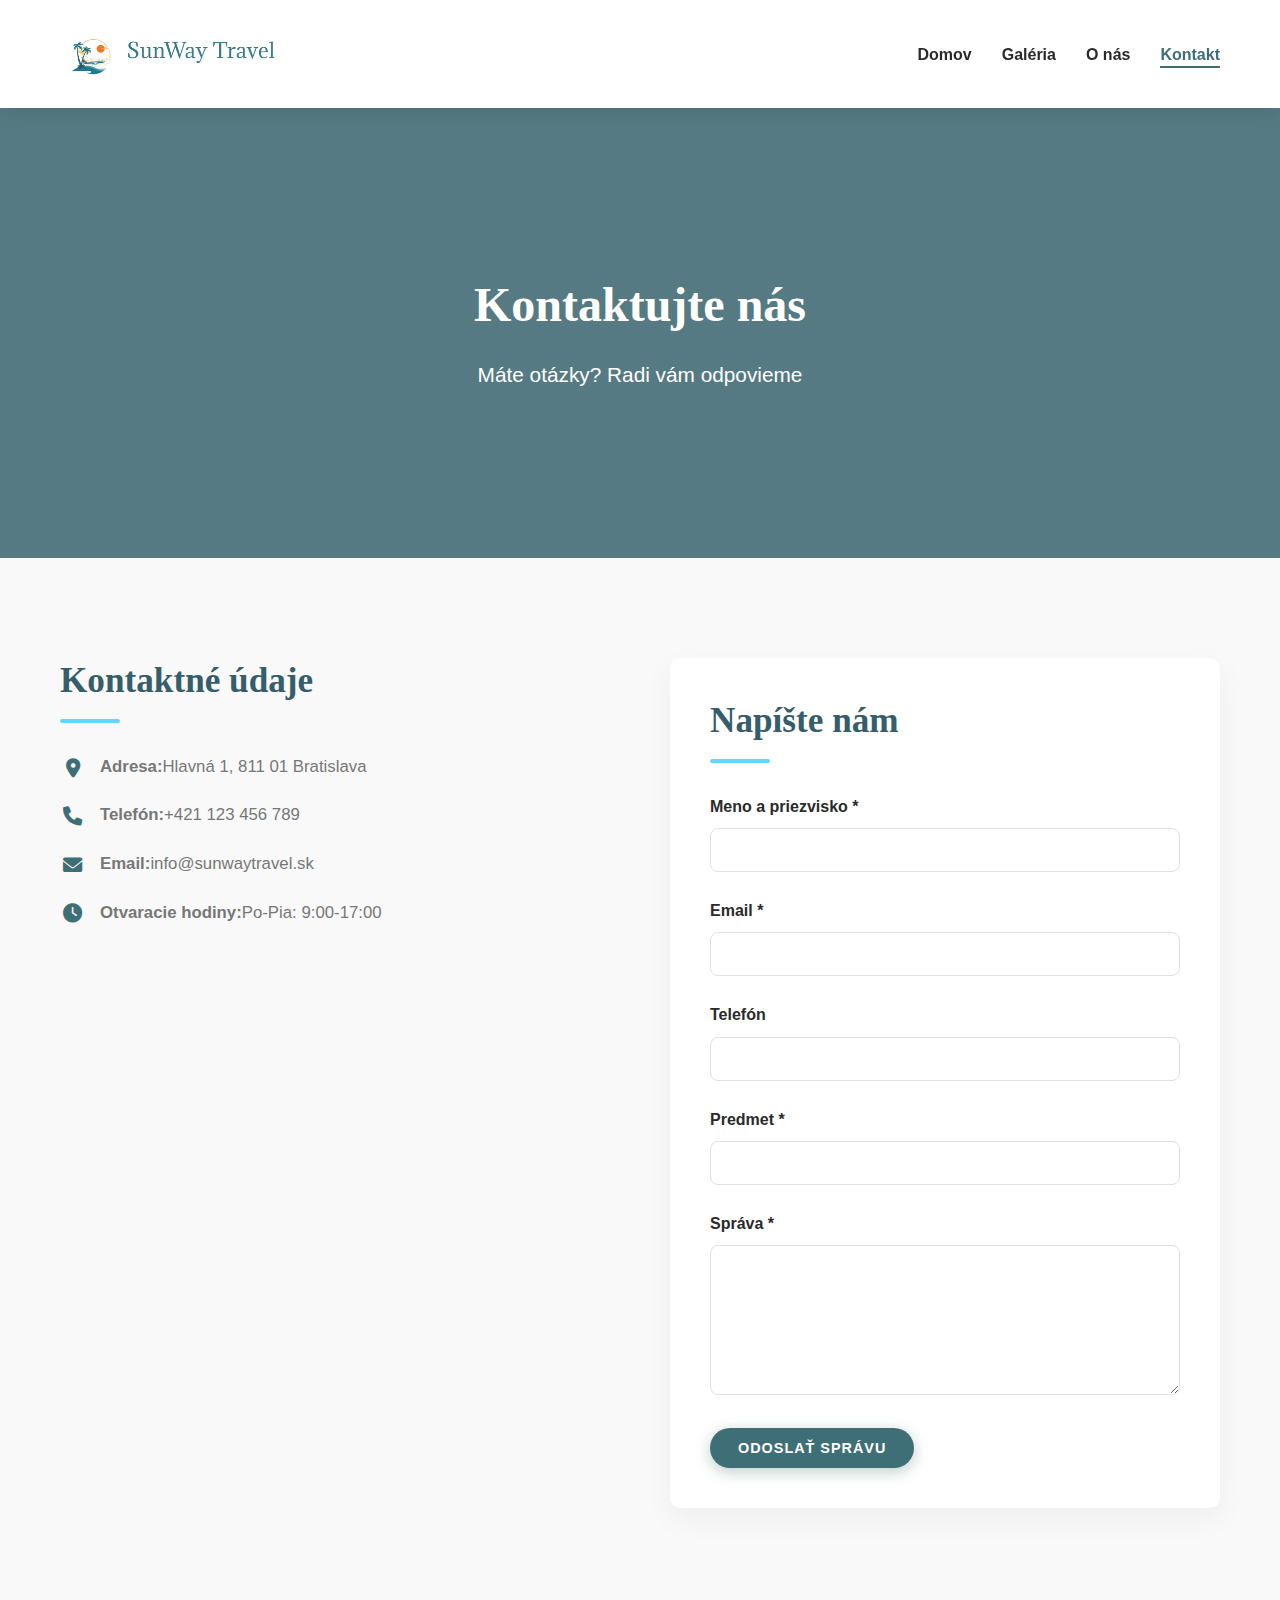
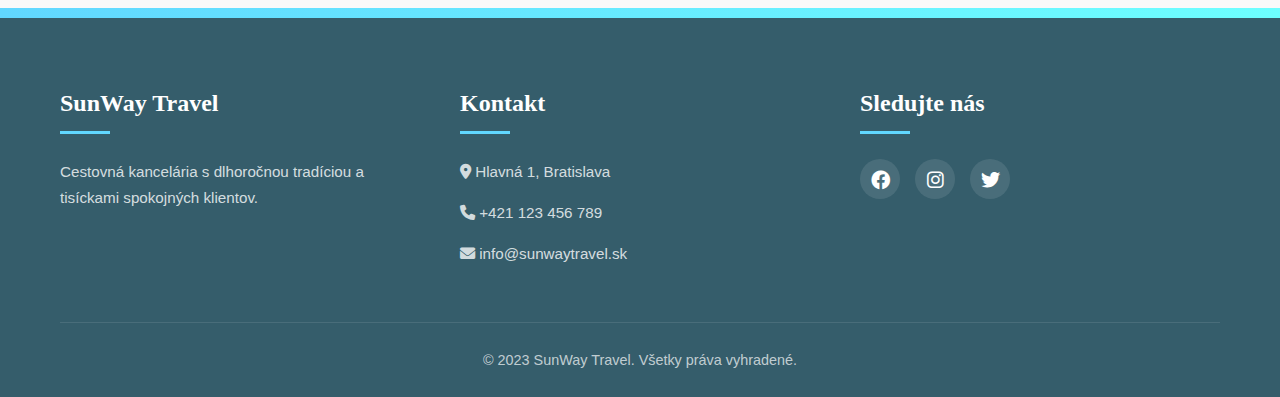
<file: contact.html>
<!DOCTYPE html>
<html lang="sk">
<head>
    <meta charset="UTF-8">
    <meta name="viewport" content="width=device-width, initial-scale=1.0">
    <title>SunWay Travel - Kontakt</title>
    <link rel="icon" href="icon.png" type="image/png">
    <link rel="stylesheet" href="style.css">
    <link rel="stylesheet" href="https://cdnjs.cloudflare.com/ajax/libs/font-awesome/6.0.0-beta3/css/all.min.css">
</head>
<body>
    <header>
        <div class="container">
            <a href="index.html" class="logo">
                <img src="logo.png" alt="SunWay Travel Logo" style="max-height: 80px;">
            </a>
            <nav>
                <button class="menu-toggle" aria-label="Menu">
                    <i class="fas fa-bars"></i>
                </button>
                <ul class="nav-menu">
                    <li><a href="index.html">Domov</a></li>
                    <li><a href="gallery.html">Galéria</a></li>
                    <li><a href="about.html">O nás</a></li>
                    <li class="active"><a href="contact.html">Kontakt</a></li>
                </ul>
            </nav>
        </div>
    </header>

    <main>
        <section class="page-header">
            <div class="container">
                <h1>Kontaktujte nás</h1>
                <p>Máte otázky? Radi vám odpovieme</p>
            </div>
        </section>

        <section class="contact">
            <div class="container">
                <div class="contact-content">
                    <div class="contact-info">
                        <h2>Kontaktné údaje</h2>
                        <p><i class="fas fa-map-marker-alt"></i> <strong>Adresa:</strong> Hlavná 1, 811 01 Bratislava</p>
                        <p><i class="fas fa-phone"></i> <strong>Telefón:</strong> +421 123 456 789</p>
                        <p><i class="fas fa-envelope"></i> <strong>Email:</strong> info@sunwaytravel.sk</p>
                        <p><i class="fas fa-clock"></i> <strong>Otvaracie hodiny:</strong> Po-Pia: 9:00-17:00</p>
                    </div>

                    <div class="contact-form">
                        <h2>Napíšte nám</h2>
                        <form id="contactForm" novalidate>
                            <div class="form-group">
                                <label for="name">Meno a priezvisko *</label>
                                <input type="text" id="name" name="name" required minlength="5" maxlength="128">
                                <small class="error-message">Meno musí obsahovať aspoň 5 znakov</small>
                            </div>
                            <div class="form-group">
                                <label for="email">Email *</label>
                                <input type="email" id="email" name="email" required maxlength="256">
                                <small class="error-message">Zadajte platnú emailovú adresu</small>
                            </div>
                            <div class="form-group">
                                <label for="phone">Telefón</label>
                                <input type="tel" id="phone" name="phone" minlength="7">
                                <small class="error-message">Telefón musí obsahovať aspoň 7 číslic</small>
                            </div>
                            <div class="form-group">
                                <label for="subject">Predmet *</label>
                                <input type="text" id="subject" name="subject" required minlength="3" maxlength="128">
                                <small class="error-message">Predmet musí obsahovať aspoň 3 znaky</small>
                            </div>
                            <div class="form-group">
                                <label for="message">Správa *</label>
                                <textarea id="message" name="message" required minlength="5"></textarea>
                                <small class="error-message">Správa musí obsahovať aspoň 5 znakov</small>
                            </div>
                            <button type="submit" class="btn">Odoslať správu</button>
                        </form>
                    </div>
                </div>
            </div>
        </section>
    </main>

    <footer>
        <div class="container">
            <div class="footer-content">
                <div class="footer-section">
                    <h3>SunWay Travel</h3>
                    <p>Cestovná kancelária s dlhoročnou tradíciou a tisíckami spokojných klientov.</p>
                </div>
                <div class="footer-section">
                    <h3>Kontakt</h3>
                    <p><i class="fas fa-map-marker-alt"></i> Hlavná 1, Bratislava</p>
                    <p><i class="fas fa-phone"></i> +421 123 456 789</p>
                    <p><i class="fas fa-envelope"></i> info@sunwaytravel.sk</p>
                </div>
                <div class="footer-section">
                    <h3>Sledujte nás</h3>
                    <div class="social-icons">
                        <a href="#"><i class="fab fa-facebook"></i></a>
                        <a href="#"><i class="fab fa-instagram"></i></a>
                        <a href="#"><i class="fab fa-twitter"></i></a>
                    </div>
                </div>
            </div>
            <div class="footer-bottom">
                <p>&copy; 2023 SunWay Travel. Všetky práva vyhradené.</p>
            </div>
        </div>
    </footer>

    <script src="script.js"></script>
</body>
</html>
</file>
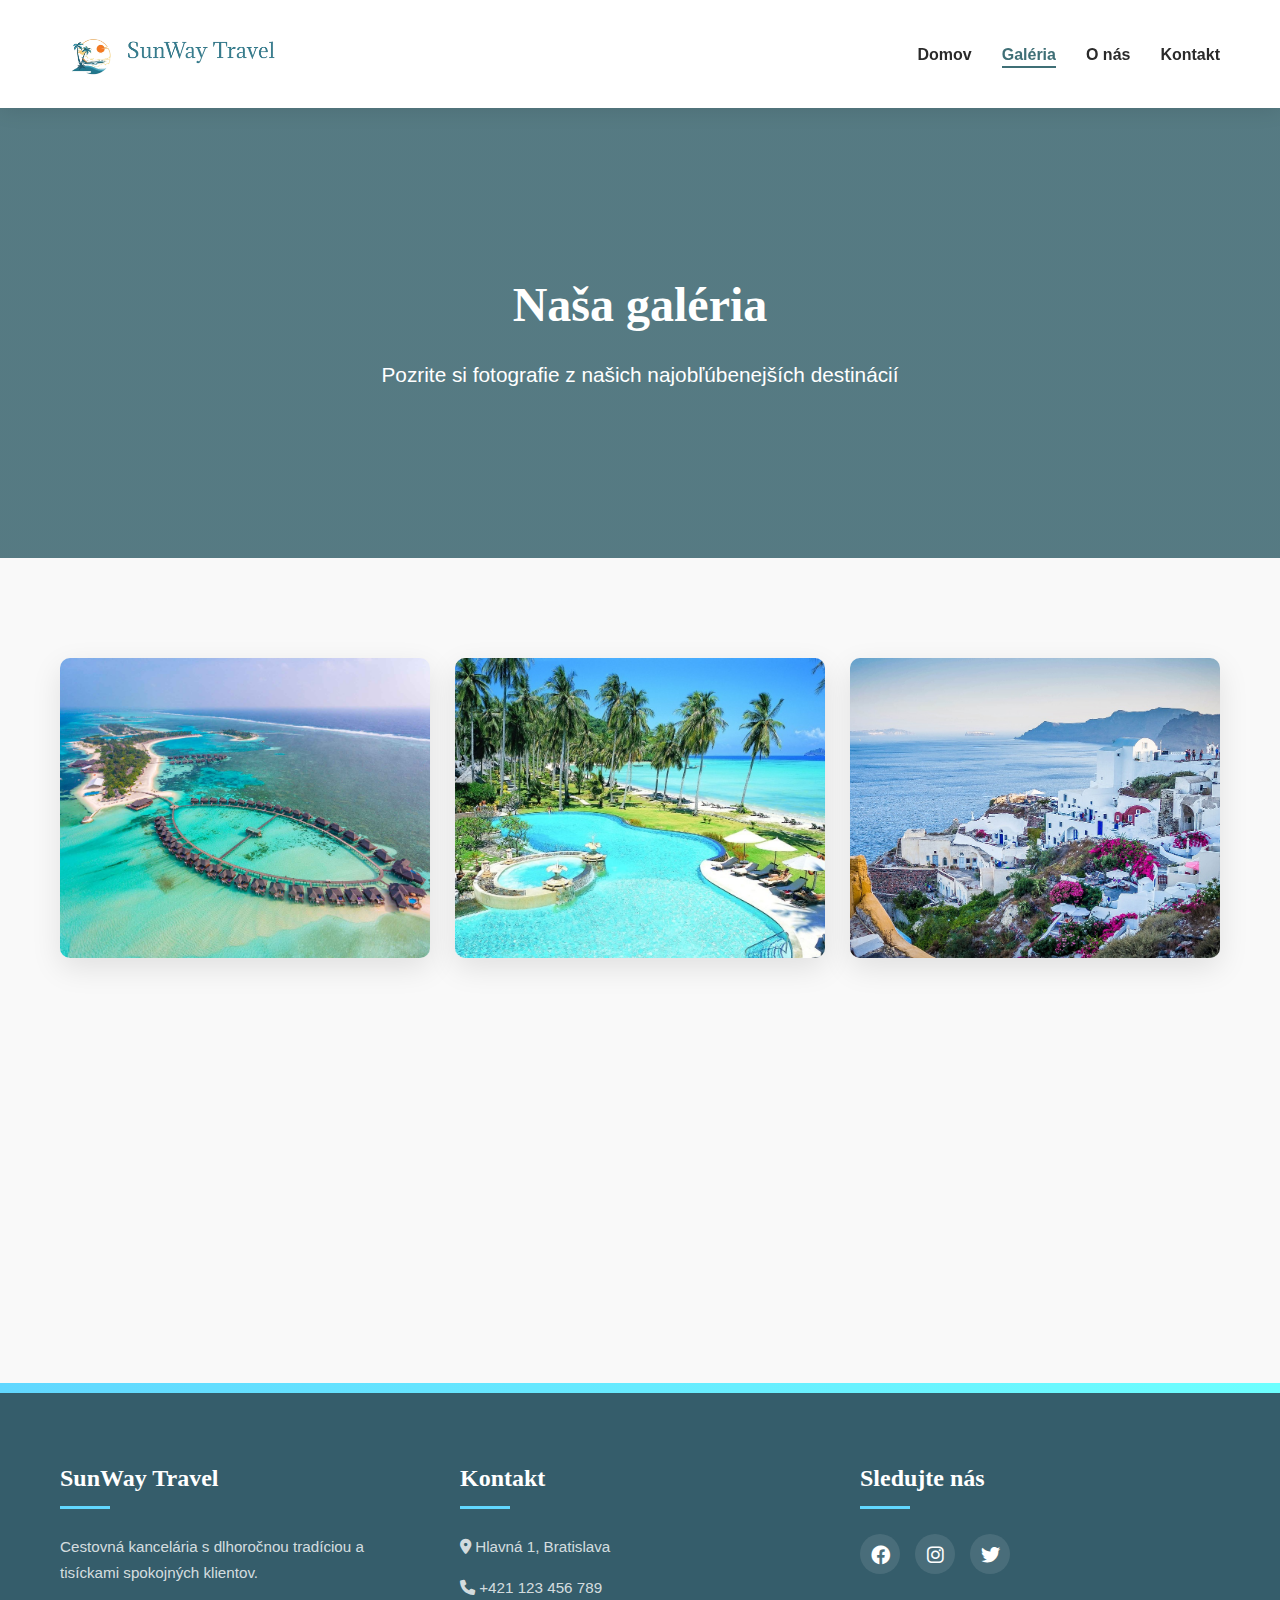
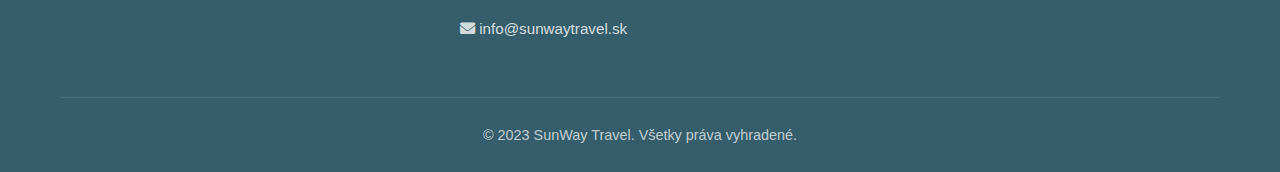
<file: gallery.html>
<!DOCTYPE html>
<html lang="sk">
<head>
    <meta charset="UTF-8">
    <meta name="viewport" content="width=device-width, initial-scale=1.0">
    <title>SunWay Travel - Galéria</title>
    <link rel="icon" href="icon.png" type="image/png">
    <link rel="stylesheet" href="style.css">
    <link rel="stylesheet" href="https://cdnjs.cloudflare.com/ajax/libs/font-awesome/6.0.0-beta3/css/all.min.css">
</head>
<body>
    <header>
        <div class="container">
            <a href="index.html" class="logo">
                <img src="logo.png" alt="SunWay Travel Logo" style="max-height: 80px;">
            </a>
            <nav>
                <button class="menu-toggle" aria-label="Menu">
                    <i class="fas fa-bars"></i>
                </button>
                <ul class="nav-menu">
                    <li><a href="index.html">Domov</a></li>
                    <li class="active"><a href="gallery.html">Galéria</a></li>
                    <li><a href="about.html">O nás</a></li>
                    <li><a href="contact.html">Kontakt</a></li>
                </ul>
            </nav>
        </div>
    </header>

    <main>
        <section class="page-header">
            <div class="container">
                <h1>Naša galéria</h1>
                <p>Pozrite si fotografie z našich najobľúbenejších destinácií</p>
            </div>
        </section>

        <section class="gallery">
            <div class="container">
                <div class="gallery-grid">
                    <div class="gallery-item">
                        <img src="maldivy.jpg" alt="Maledivy">
                        <div class="gallery-overlay">
                            <h3>Maledivy</h3>
                            <p>Luxusné resorty nad krištáľovo čistým morom</p>
                        </div>
                    </div>
                    <div class="gallery-item">
                        <img src="thajsko.jpg" alt="Thajsko">
                        <div class="gallery-overlay">
                            <h3>Thajsko</h3>
                            <p>Exotická krajina s bohatou kultúrou</p>
                        </div>
                    </div>
                    <div class="gallery-item">
                        <img src="grecko.jpg" alt="Grécko">
                        <div class="gallery-overlay">
                            <h3>Grécko</h3>
                            <p>Historické pamiatky a nádherné ostrovy</p>
                        </div>
                    </div>
                    <div class="gallery-item">
                        <img src="spain.jpg" alt="Španielsko">
                        <div class="gallery-overlay">
                            <h3>Španielsko</h3>
                            <p>Pláže, slnko a výborná kuchyňa</p>
                        </div>
                    </div>
                    <div class="gallery-item">
                        <img src="taliansko.webp" alt="Taliansko">
                        <div class="gallery-overlay">
                            <h3>Taliansko</h3>
                            <p>Kultúrne poklady a gastronomické zážitky</p>
                        </div>
                    </div>
                    <div class="gallery-item">
                        <img src="egypt.jpg" alt="Egypt">
                        <div class="gallery-overlay">
                            <h3>Egypt</h3>
                            <p>Tajomné pyramídy a červené more</p>
                        </div>
                    </div>
                </div>
            </div>
        </section>
    </main>

    <footer>
        <div class="container">
            <div class="footer-content">
                <div class="footer-section">
                    <h3>SunWay Travel</h3>
                    <p>Cestovná kancelária s dlhoročnou tradíciou a tisíckami spokojných klientov.</p>
                </div>
                <div class="footer-section">
                    <h3>Kontakt</h3>
                    <p><i class="fas fa-map-marker-alt"></i> Hlavná 1, Bratislava</p>
                    <p><i class="fas fa-phone"></i> +421 123 456 789</p>
                    <p><i class="fas fa-envelope"></i> info@sunwaytravel.sk</p>
                </div>
                <div class="footer-section">
                    <h3>Sledujte nás</h3>
                    <div class="social-icons">
                        <a href="#"><i class="fab fa-facebook"></i></a>
                        <a href="#"><i class="fab fa-instagram"></i></a>
                        <a href="#"><i class="fab fa-twitter"></i></a>
                    </div>
                </div>
            </div>
            <div class="footer-bottom">
                <p>&copy; 2023 SunWay Travel. Všetky práva vyhradené.</p>
            </div>
        </div>
    </footer>

    <script src="script.js"></script>
</body>
</html>
</file>
<file: style.css>
:root {
    --primary-color: #3f6f76;
    --primary-dark: #355d6b;
    --primary-light: #3d697a;
    --secondary-color: #61d7ff;
    --accent-color: #6dffff;
    --dark-color: #2a2a2a;
    --light-color: #f9f9f9;
    --white: #ffffff;
    --black: #222222;
    --gray: #e0e0e0;
    --dark-gray: #777777;
    --overlay-dark: rgba(0, 0, 0, 0.6);
    --overlay-primary: rgba(56, 99, 109, 0.85);
}

* {
    margin: 0;
    padding: 0;
    box-sizing: border-box;
}

body {
    font-family: 'Montserrat', 'Segoe UI', Tahoma, Geneva, Verdana, sans-serif;
    line-height: 1.7;
    color: var(--dark-color);
    background-color: var(--white);
    overflow-x: hidden;
}

h1, h2, h3, h4 {
    font-family: 'Playfair Display', serif;
    font-weight: 700;
    line-height: 1.3;
}

a {
    text-decoration: none;
    color: var(--primary-color);
    transition: all 0.3s ease;
}

.container {
    width: 100%;
    max-width: 1200px;
    margin: 0 auto;
    padding: 0 20px;
}

.btn {
    display: inline-block;
    background: var(--primary-color);
    color: var(--white);
    padding: 12px 28px;
    border: none;
    border-radius: 50px;
    cursor: pointer;
    transition: all 0.3s ease;
    font-weight: 600;
    text-transform: uppercase;
    letter-spacing: 1px;
    font-size: 0.9rem;
    box-shadow: 0 4px 15px rgba(44, 94, 79, 0.3);
}

.btn:hover {
    background: var(--primary-dark);
    transform: translateY(-3px);
    box-shadow: 0 6px 20px rgba(44, 94, 79, 0.4);
}

.btn:active {
    transform: translateY(1px);
}

.section-padding {
    padding: 80px 0;
}

.text-center {
    text-align: center;
}

/* Header */
header {
    background-color: var(--white);
    box-shadow: 0 2px 20px rgba(0, 0, 0, 0.1);
    position: sticky;
    top: 0;
    z-index: 1000;
    transition: all 0.3s ease;
}

.header-scrolled {
    box-shadow: 0 5px 25px rgba(0, 0, 0, 0.15);
    background-color: rgba(255, 255, 255, 0.98);
}

header .container {
    display: flex;
    justify-content: space-between;
    align-items: center;
    padding: 15px 20px;
}

.logo img {
    height: 70px;
    width: auto;
    transition: all 0.3s ease;
}

.logo:hover img {
    transform: scale(1.05);
}

/* Navigation */
nav ul {
    display: flex;
    list-style: none;
}

nav ul li {
    margin-left: 30px;
    position: relative;
}

nav ul li a {
    color: var(--dark-color);
    font-weight: 600;
    padding: 5px 0;
    transition: color 0.3s;
    position: relative;
}

nav ul li a::after {
    content: '';
    position: absolute;
    bottom: 0;
    left: 0;
    width: 0;
    height: 2px;
    background-color: var(--primary-color);
    transition: width 0.3s ease;
}

nav ul li a:hover::after,
nav ul li.active a::after {
    width: 100%;
}

nav ul li a:hover,
nav ul li.active a {
    color: var(--primary-color);
}

.menu-toggle {
    display: none;
    background: none;
    border: none;
    font-size: 1.8rem;
    color: var(--dark-color);
    cursor: pointer;
    z-index: 1001;
}

/* Hero section */
.hero {
    background: linear-gradient(var(--overlay-primary), var(--overlay-primary)), 
                url(https://travelistan.sk/wp-content/uploads/2016/12/Belize.jpg);
    background-size: cover;
    background-position: center;
    background-attachment: fixed;
    height: 90vh;
    min-height: 700px;
    display: flex;
    align-items: center;
    text-align: center;
    color: var(--white);
    position: relative;
    overflow: hidden;
}

.hero::before {
    content: '';
    position: absolute;
    bottom: 0;
    left: 0;
    width: 100%;
    height: 100px;
    background: linear-gradient(transparent, var(--white));
    z-index: 1;
}

.hero-content {
    position: relative;
    z-index: 2;
    max-width: 800px;
    margin: 0 auto;
    padding: 0 20px;
    animation: fadeInUp 1s ease;
}

.hero h1 {
    font-size: 3.5rem;
    margin-bottom: 20px;
    text-shadow: 0 2px 5px rgba(0, 0, 0, 0.3);
}

.hero p {
    font-size: 1.3rem;
    margin-bottom: 40px;
    text-shadow: 0 1px 3px rgba(0, 0, 0, 0.3);
}

.hero .btn {
    background: var(--secondary-color);
    color: var(--dark-color);
    box-shadow: 0 4px 15px rgba(0, 248, 223, 0.4);
}

.hero .btn:hover {
    background: #00bee0;
    box-shadow: 0 6px 20px rgba(0, 207, 248, 0.5);
}

/* Features section */
.features {
    padding: 100px 0;
    background-color: var(--white);
}

.features h2 {
    text-align: center;
    margin-bottom: 60px;
    font-size: 2.5rem;
    color: var(--primary-dark);
    position: relative;
}

.features h2::after {
    content: '';
    display: block;
    width: 80px;
    height: 4px;
    background: var(--secondary-color);
    margin: 20px auto;
    border-radius: 2px;
}

.features-grid {
    display: grid;
    grid-template-columns: repeat(auto-fit, minmax(300px, 1fr));
    gap: 40px;
}

.feature {
    text-align: center;
    padding: 40px 30px;
    border-radius: 10px;
    transition: all 0.4s ease;
    background: var(--white);
    box-shadow: 0 10px 30px rgba(0, 0, 0, 0.05);
    border: 1px solid rgba(0, 0, 0, 0.03);
}

.feature:hover {
    transform: translateY(-10px);
    box-shadow: 0 15px 40px rgba(0, 0, 0, 0.1);
}

.feature i {
    font-size: 3.5rem;
    color: var(--primary-color);
    margin-bottom: 25px;
    background: linear-gradient(135deg, var(--primary-color), var(--primary-light));
    -webkit-background-clip: text;
    background-clip: text;
    -webkit-text-fill-color: transparent;
}

.feature h3 {
    margin-bottom: 20px;
    font-size: 1.5rem;
    color: var(--primary-dark);
}

.feature p {
    color: var(--dark-gray);
    font-size: 1rem;
}

/* Destinations slider */
.destinations {
    padding: 100px 0;
    background: linear-gradient(var(--overlay-dark), var(--overlay-dark)), 
                url(https://www.kartago.sk/getmedia/618a5bbd-1cea-4847-a034-fa0458e1e774/vietnam-plaze-bai-sao.jpg.aspx?maxsidesize=1200&resizemode=force);
    background-size: cover;
    background-position: center;
    background-attachment: fixed;
    color: var(--white);
    position: relative;
}

.destinations h2 {
    text-align: center;
    margin-bottom: 60px;
    font-size: 2.5rem;
    position: relative;
}

.destinations h2::after {
    content: '';
    display: block;
    width: 80px;
    height: 4px;
    background: var(--secondary-color);
    margin: 20px auto;
    border-radius: 2px;
}

.slider {
    position: relative;
    height: 550px;
    overflow: hidden;
    border-radius: 15px;
    box-shadow: 0 20px 50px rgba(0, 0, 0, 0.3);
}

.slide {
    position: absolute;
    top: 0;
    left: 0;
    width: 100%;
    height: 100%;
    opacity: 0;
    transition: opacity 0.8s ease-in-out;
}

.slide.active {
    opacity: 1;
}

.slide img {
    width: 100%;
    height: 100%;
    object-fit: cover;
    transition: transform 8s ease;
}

.slide.active img {
    transform: scale(1.05);
}

.slide-content {
    position: absolute;
    bottom: 0;
    left: 0;
    right: 0;
    background: linear-gradient(transparent, var(--overlay-dark));
    padding: 40px;
    transform: translateY(20px);
    transition: transform 0.5s ease;
    opacity: 0;
}

.slide.active .slide-content {
    transform: translateY(0);
    opacity: 1;
    transition-delay: 0.3s;
}

.slide-content h3 {
    font-size: 2rem;
    margin-bottom: 15px;
}

.slide-content p {
    font-size: 1.1rem;
    max-width: 600px;
}

.slider-nav {
    position: absolute;
    top: 50%;
    width: 100%;
    display: flex;
    justify-content: space-between;
    transform: translateY(-50%);
    padding: 0 20px;
    z-index: 10;
}

.slider-nav button {
    background: rgba(255, 255, 255, 0.2);
    border: none;
    width: 50px;
    height: 50px;
    border-radius: 50%;
    cursor: pointer;
    font-size: 1.5rem;
    color: var(--white);
    transition: all 0.3s;
    backdrop-filter: blur(5px);
    display: flex;
    align-items: center;
    justify-content: center;
}

.slider-nav button:hover {
    background: rgba(255, 255, 255, 0.3);
    transform: scale(1.1);
}

.slider-dots {
    position: absolute;
    bottom: 20px;
    left: 0;
    right: 0;
    display: flex;
    justify-content: center;
    z-index: 10;
}

.slider-dots .dot {
    width: 12px;
    height: 12px;
    border-radius: 50%;
    background: rgba(255, 255, 255, 0.5);
    margin: 0 5px;
    cursor: pointer;
    transition: all 0.3s;
}

.slider-dots .dot.active {
    background: var(--white);
    transform: scale(1.2);
}

/* Page header */
.page-header {
    background: linear-gradient(var(--overlay-primary), var(--overlay-primary)), 
                url(https://www.najlacnejsialetenka.sk/wp-content/uploads/2012/02/boracay-filipiny-plaz.jpg);
    background-size: cover;
    background-position: center;
    height: 50vh;
    min-height: 400px;
    display: flex;
    align-items: center;
    text-align: center;
    color: var(--white);
    position: relative;
}

.page-header h1 {
    font-size: 3rem;
    margin-bottom: 20px;
    animation: fadeInUp 0.8s ease;
}

.page-header p {
    font-size: 1.3rem;
    animation: fadeInUp 1s ease;
}

/* Gallery */
.gallery {
    padding: 100px 0;
    background-color: var(--light-color);
}

.gallery h2 {
    text-align: center;
    margin-bottom: 60px;
    font-size: 2.5rem;
    color: var(--primary-dark);
    position: relative;
}

.gallery h2::after {
    content: '';
    display: block;
    width: 80px;
    height: 4px;
    background: var(--secondary-color);
    margin: 20px auto;
    border-radius: 2px;
}

.gallery-grid {
    display: grid;
    grid-template-columns: repeat(auto-fill, minmax(350px, 1fr));
    gap: 25px;
}

.gallery-item {
    position: relative;
    height: 300px;
    overflow: hidden;
    border-radius: 10px;
    box-shadow: 0 10px 30px rgba(0, 0, 0, 0.1);
    transition: all 0.4s ease;
}

.gallery-item:hover {
    transform: translateY(-10px);
    box-shadow: 0 15px 40px rgba(0, 0, 0, 0.2);
}

.gallery-item img {
    width: 100%;
    height: 100%;
    object-fit: cover;
    transition: transform 0.5s;
}

.gallery-item:hover img {
    transform: scale(1.1);
}

.gallery-overlay {
    position: absolute;
    bottom: -100%;
    left: 0;
    right: 0;
    background: linear-gradient(transparent, var(--overlay-primary));
    color: var(--white);
    padding: 30px;
    transition: bottom 0.4s ease;
}

.gallery-item:hover .gallery-overlay {
    bottom: 0;
}

.gallery-overlay h3 {
    font-size: 1.5rem;
    margin-bottom: 10px;
}

/* About */
.about {
    padding: 100px 0;
    background-color: var(--white);
}

.about-content {
    display: grid;
    grid-template-columns: 1fr 1fr;
    gap: 60px;
    align-items: center;
    margin-bottom: 60px;
}

.about-text h2 {
    font-size: 2.2rem;
    margin-bottom: 25px;
    color: var(--primary-dark);
    position: relative;
}

.about-text h2::after {
    content: '';
    display: block;
    width: 60px;
    height: 4px;
    background: var(--secondary-color);
    margin: 15px 0;
    border-radius: 2px;
}

.about-text p {
    margin-bottom: 20px;
    color: var(--dark-gray);
    font-size: 1.05rem;
}

.about-text ul {
    margin: 25px 0;
    padding-left: 20px;
}

.about-text li {
    margin-bottom: 10px;
    color: var(--dark-gray);
    position: relative;
    padding-left: 25px;
}

.about-text li::before {
    content: '✓';
    position: absolute;
    left: 0;
    color: var(--primary-color);
    font-weight: bold;
}

.about-image {
    position: relative;
    border-radius: 15px;
    overflow: hidden;
    box-shadow: 0 20px 50px rgba(0, 0, 0, 0.1);
    height: 500px;
}

.about-image img {
    width: 100%;
    height: 100%;
    object-fit: cover;
    transition: transform 0.5s;
}

.about-image:hover img {
    transform: scale(1.05);
}

/* Contact */
.contact {
    padding: 100px 0;
    background-color: var(--light-color);
}

.contact-content {
    display: grid;
    grid-template-columns: 1fr 1fr;
    gap: 60px;
}

.contact-info h2,
.contact-form h2 {
    margin-bottom: 30px;
    font-size: 2.2rem;
    color: var(--primary-dark);
    position: relative;
}

.contact-info h2::after,
.contact-form h2::after {
    content: '';
    display: block;
    width: 60px;
    height: 4px;
    background: var(--secondary-color);
    margin: 15px 0;
    border-radius: 2px;
}

.contact-info p {
    margin-bottom: 20px;
    display: flex;
    align-items: center;
    color: var(--dark-gray);
    font-size: 1.05rem;
}

.contact-info i {
    margin-right: 15px;
    color: var(--primary-color);
    width: 25px;
    text-align: center;
    font-size: 1.2rem;
}


.contact-form {
    background: var(--white);
    padding: 40px;
    border-radius: 10px;
    box-shadow: 0 10px 30px rgba(0, 0, 0, 0.05);
}

.form-group {
    margin-bottom: 25px;
}

.form-group label {
    display: block;
    margin-bottom: 8px;
    font-weight: 600;
    color: var(--dark-color);
}

.form-group input,
.form-group textarea {
    width: 100%;
    padding: 12px 15px;
    border: 1px solid var(--gray);
    border-radius: 8px;
    font-family: inherit;
    font-size: 1rem;
    transition: all 0.3s;
}

.form-group input:focus,
.form-group textarea:focus {
    outline: none;
    border-color: var(--primary-color);
    box-shadow: 0 0 0 3px rgba(44, 94, 79, 0.1);
}

.form-group textarea {
    height: 150px;
    resize: vertical;
}

.error-message {
    color: #e74c3c;
    font-size: 0.85rem;
    margin-top: 8px;
    display: none;
}

/* Footer */
footer {
    background-color: var(--primary-dark);
    color: var(--white);
    padding: 80px 0 0;
    position: relative;
}

footer::before {
    content: '';
    position: absolute;
    top: 0;
    left: 0;
    width: 100%;
    height: 10px;
    background: linear-gradient(to right, var(--secondary-color), var(--accent-color));
}

.footer-content {
    display: grid;
    grid-template-columns: repeat(auto-fit, minmax(250px, 1fr));
    gap: 40px;
    margin-bottom: 40px;
}

.footer-section h3 {
    margin-bottom: 25px;
    font-size: 1.5rem;
    position: relative;
    padding-bottom: 15px;
}

.footer-section h3::after {
    content: '';
    position: absolute;
    bottom: 0;
    left: 0;
    width: 50px;
    height: 3px;
    background: var(--secondary-color);
}

.footer-section p {
    margin-bottom: 15px;
    color: rgba(255, 255, 255, 0.8);
    font-size: 0.95rem;
}

.footer-links {
    list-style: none;
}

.footer-links li {
    margin-bottom: 12px;
}

.footer-links a {
    color: rgba(255, 255, 255, 0.8);
    transition: all 0.3s;
    display: inline-block;
}

.footer-links a:hover {
    color: var(--white);
    transform: translateX(5px);
}

.social-icons {
    display: flex;
    gap: 15px;
    margin-top: 20px;
}

.social-icons a {
    display: flex;
    align-items: center;
    justify-content: center;
    width: 40px;
    height: 40px;
    background: rgba(255, 255, 255, 0.1);
    color: var(--white);
    font-size: 1.2rem;
    border-radius: 50%;
    transition: all 0.3s;
}

.social-icons a:hover {
    background: var(--secondary-color);
    color: var(--dark-color);
    transform: translateY(-5px);
}

.footer-bottom {
    text-align: center;
    padding: 25px 0;
    border-top: 1px solid rgba(255, 255, 255, 0.1);
    color: rgba(255, 255, 255, 0.7);
    font-size: 0.9rem;
}

/* Animations */
@keyframes fadeInUp {
    from {
        opacity: 0;
        transform: translateY(20px);
    }
    to {
        opacity: 1;
        transform: translateY(0);
    }
}

@keyframes fadeIn {
    from {
        opacity: 0;
    }
    to {
        opacity: 1;
    }
}

/* Responsive styles */
@media (max-width: 1200px) {
    .hero h1 {
        font-size: 3rem;
    }
    
    .hero p {
        font-size: 1.2rem;
    }
}

@media (max-width: 992px) {
    .about-content,
    .contact-content {
        grid-template-columns: 1fr;
        gap: 40px;
    }
    
    .about-image {
        order: -1;
        height: 400px;
    }
    
    .hero {
        height: 80vh;
        min-height: 600px;
    }
    
    .hero h1 {
        font-size: 2.8rem;
    }
    
    .features-grid,
    .gallery-grid {
        grid-template-columns: repeat(auto-fit, minmax(280px, 1fr));
    }
}

@media (max-width: 768px) {
    .menu-toggle {
        display: block;
    }
    
    .nav-menu {
        position: fixed;
        top: 0;
        right: -100%;
        width: 280px;
        height: 100vh;
        background: var(--white);
        flex-direction: column;
        padding: 80px 30px 30px;
        box-shadow: -5px 0 20px rgba(0, 0, 0, 0.1);
        transition: right 0.4s ease;
    }
    
    .nav-menu.active {
        right: 0;
    }
    
    .nav-menu li {
        margin: 15px 0;
    }
    
    .nav-menu li a {
        font-size: 1.1rem;
    }
    
    .hero {
        height: 70vh;
        min-height: 500px;
        background-attachment: scroll;
    }
    
    .hero h1 {
        font-size: 2.5rem;
    }
    
    .hero p {
        font-size: 1.1rem;
    }
    
    .slider {
        height: 450px;
    }
    
    .slide-content {
        padding: 25px;
    }
    
    .slide-content h3 {
        font-size: 1.8rem;
    }
    
    .section-padding {
        padding: 60px 0;
    }
    
    .page-header h1 {
        font-size: 2.5rem;
    }
}

@media (max-width: 576px) {
    .hero {
        height: 60vh;
        min-height: 400px;
    }
    
    .hero h1 {
        font-size: 2.2rem;
    }
    
    .hero p {
        font-size: 1rem;
        margin-bottom: 30px;
    }
    
    .btn {
        padding: 10px 20px;
        font-size: 0.8rem;
    }
    
    .features h2,
    .destinations h2,
    .gallery h2 {
        font-size: 2rem;
        margin-bottom: 40px;
    }
    
    .feature {
        padding: 30px 20px;
    }
    
    .feature i {
        font-size: 3rem;
        margin-bottom: 20px;
    }
    
    .slider {
        height: 350px;
    }
    
    .slide-content h3 {
        font-size: 1.5rem;
    }
    
    .slide-content p {
        font-size: 1rem;
    }
    
    .slider-nav button {
        width: 40px;
        height: 40px;
        font-size: 1.2rem;
    }
    
    .gallery-grid {
        grid-template-columns: 1fr;
    }
    
    .gallery-item {
        height: 250px;
    }
    
    .contact-form {
        padding: 30px;
    }
    
    .footer-content {
        grid-template-columns: 1fr;
    }
}
</file>
